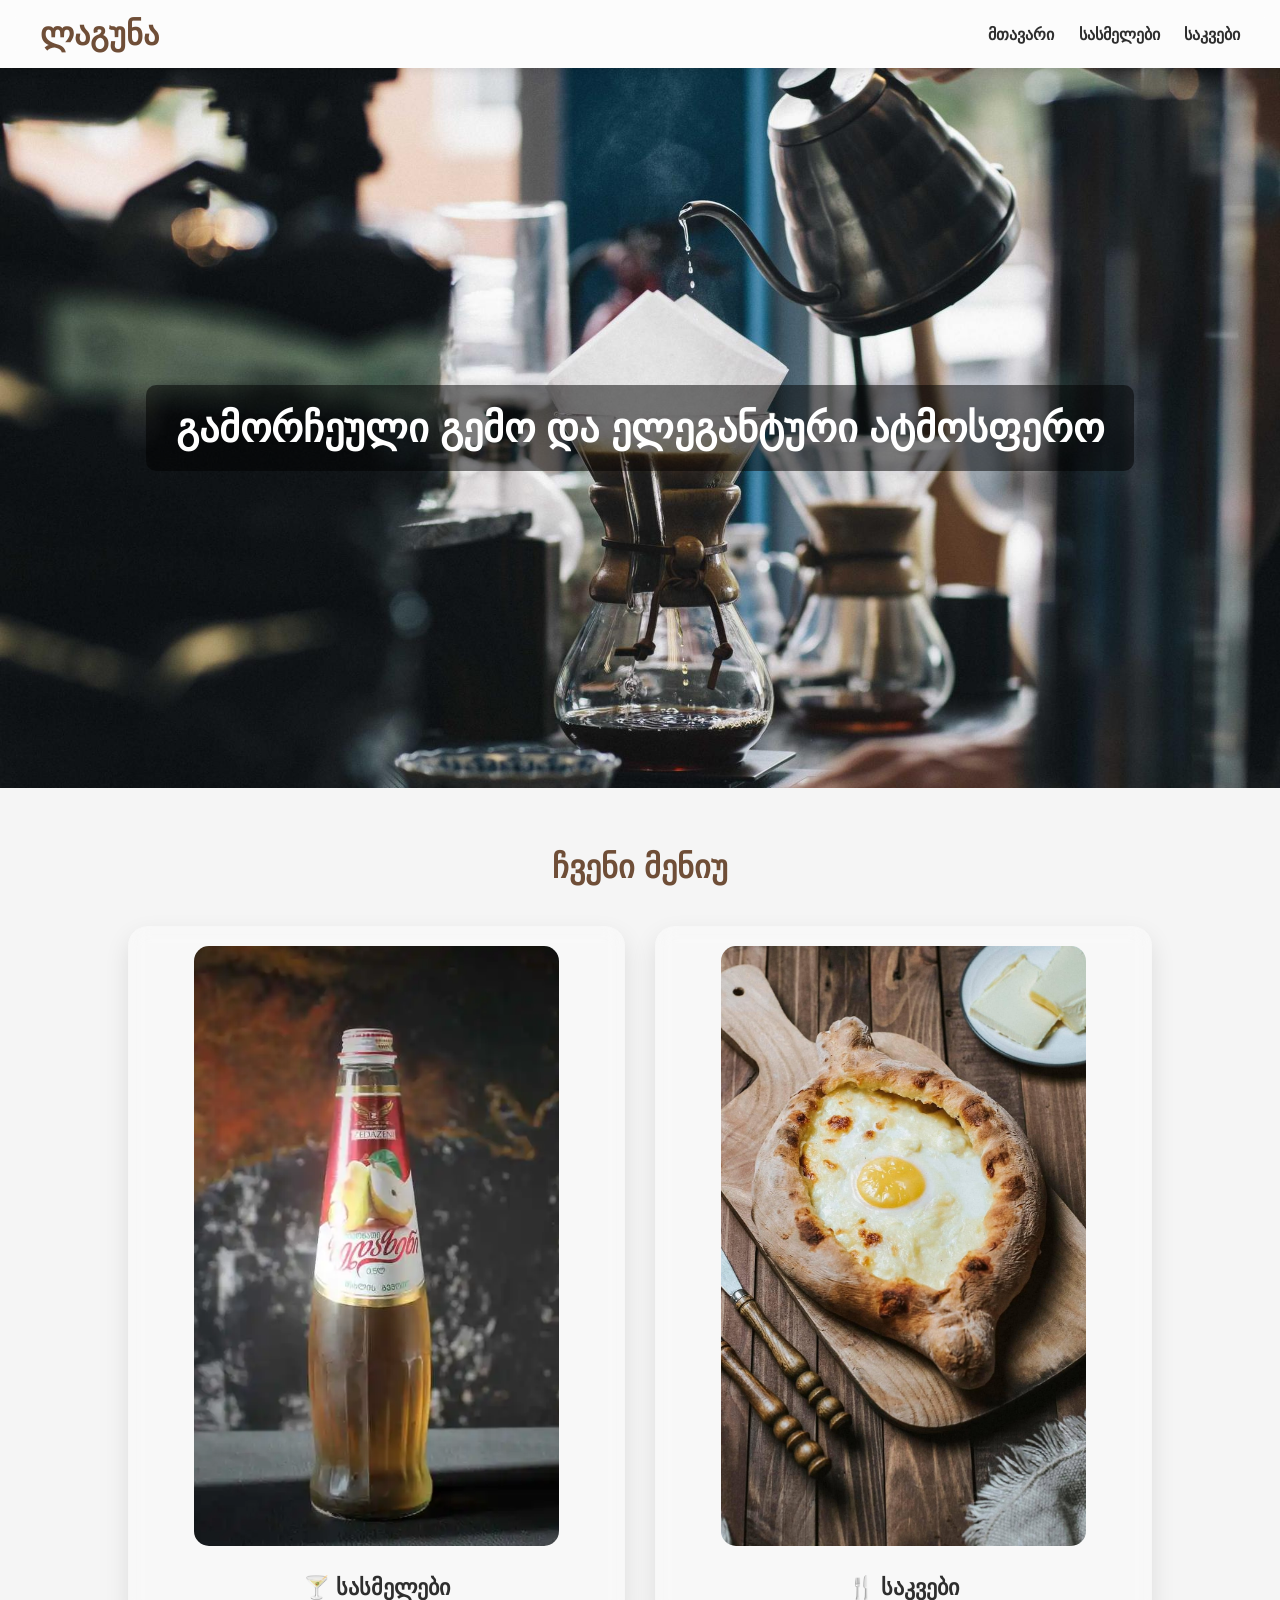
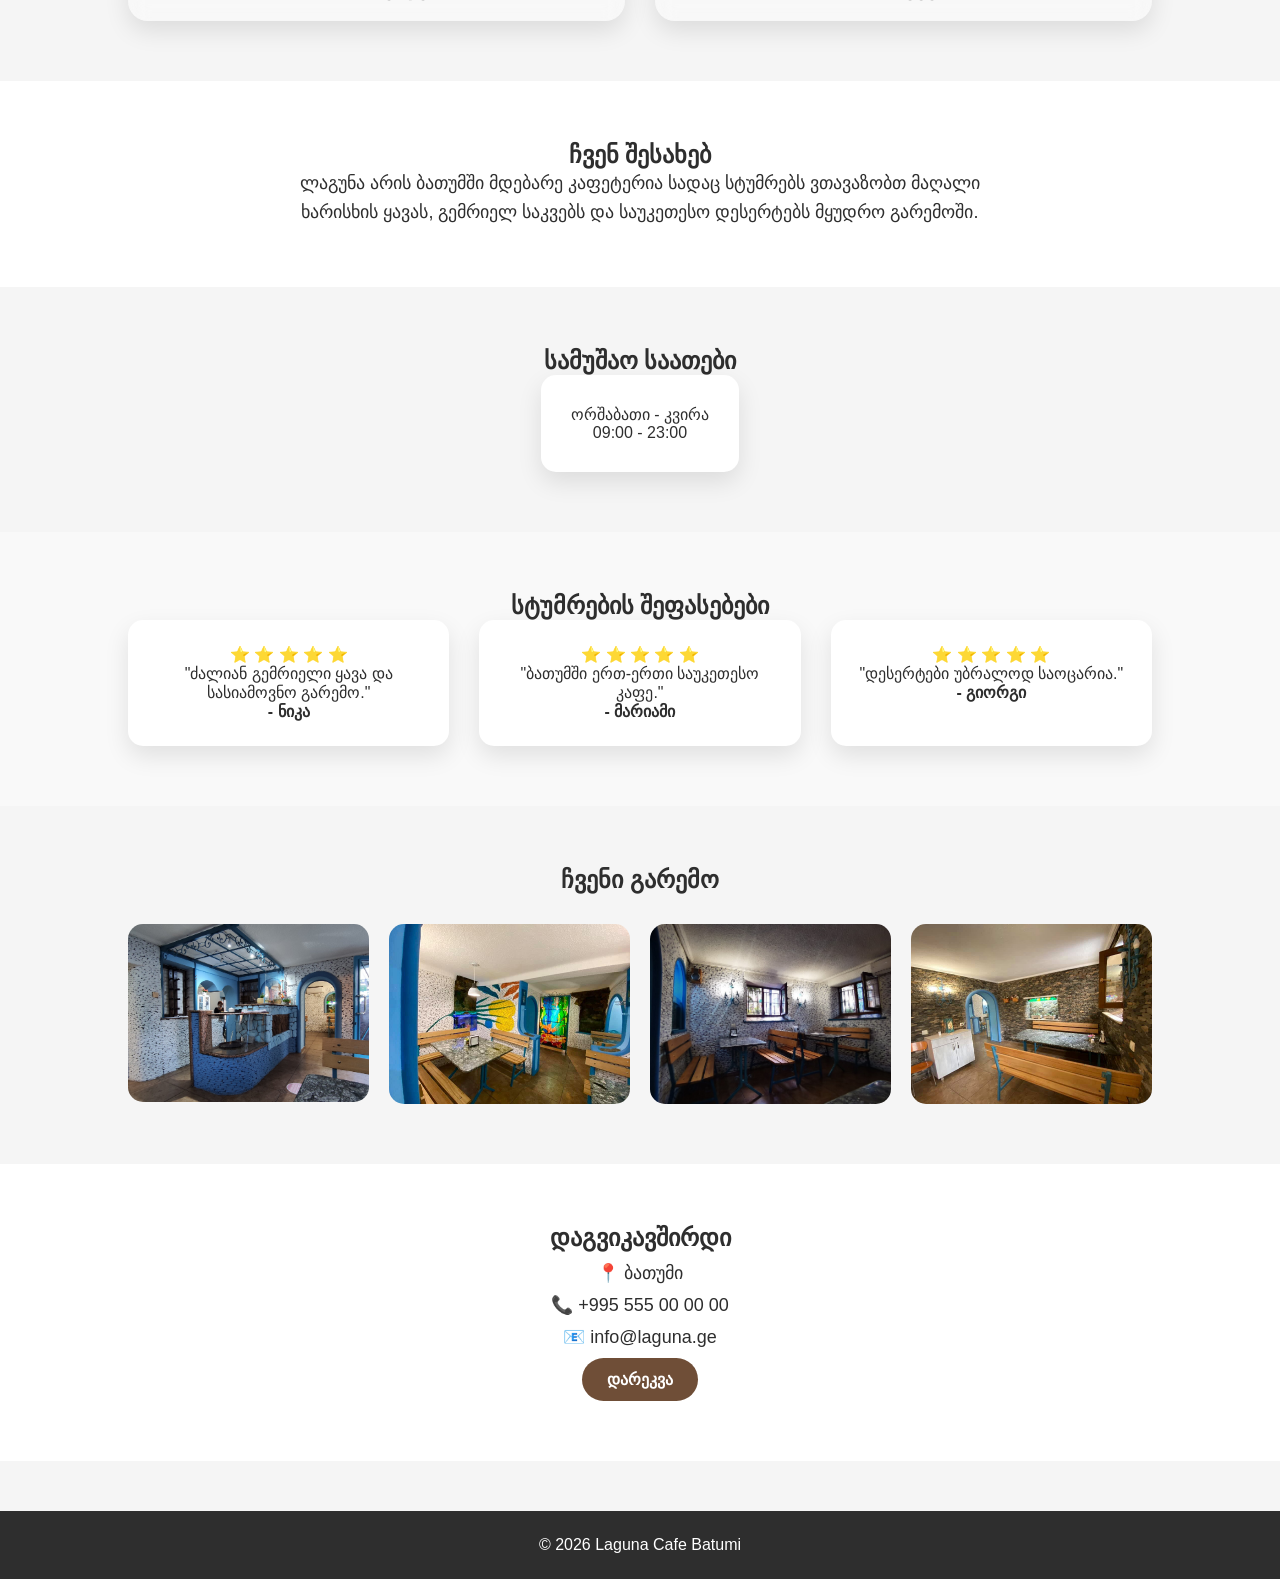
<file: laguna-cafeteria/index.html>
<!DOCTYPE html>
<html lang="ka">

<head>
    <meta charset="UTF-8">
    <title>ლაგუნა კაფეტერია</title>
    <link rel="stylesheet" href="style.css">
    <link rel="icon" href="images/favicon-32x32.png">
</head>
<body>

    <header>
        <h1>ლაგუნა</h1>

        <nav>
            <a href="index.html">მთავარი</a>
            <a href="Drinks.html">სასმელები</a>
            <a href="food.html">საკვები</a>
        </nav>
    </header>

    <section class="hero">
        <h2>გამორჩეული გემო და ელეგანტური ატმოსფერო</h2>
    </section>

    <section class="section">

        <h2>ჩვენი მენიუ</h2>

        <div class="grid">

            <a href="Drinks.html" class="card">
                <img src="images/drinks2.jpg">
                <h3>🍸 სასმელები</h3>
            </a>

            <a href="food.html" class="card">
                <img src="images/food.jpg">
                <h3>🍴 საკვები</h3>
            </a>


        </div>

    </section>

    <section class="about">

        <h2>ჩვენ შესახებ</h2>

        <p>
            ლაგუნა არის ბათუმში მდებარე კაფეტერია სადაც სტუმრებს ვთავაზობთ
            მაღალი ხარისხის ყავას, გემრიელ საკვებს და საუკეთესო დესერტებს
            მყუდრო გარემოში.
        </p>

    </section>

    <section class="hours">

        <h2>სამუშაო საათები</h2>

        <div class="hours-card">
            <p>ორშაბათი - კვირა</p>
            <p>09:00 - 23:00</p>
        </div>

    </section>

    <section class="reviews">

        <h2>სტუმრების შეფასებები</h2>

        <div class="grid">

            <div class="review-card">
                <p>⭐ ⭐ ⭐ ⭐ ⭐</p>
                <p>"ძალიან გემრიელი ყავა და სასიამოვნო გარემო."</p>
                <h4>- ნიკა</h4>
            </div>

            <div class="review-card">
                <p>⭐ ⭐ ⭐ ⭐ ⭐</p>
                <p>"ბათუმში ერთ-ერთი საუკეთესო კაფე."</p>
                <h4>- მარიამი</h4>
            </div>

            <div class="review-card">
                <p>⭐ ⭐ ⭐ ⭐ ⭐</p>
                <p>"დესერტები უბრალოდ საოცარია."</p>
                <h4>- გიორგი</h4>
            </div>

        </div>

    </section>

    <section class="gallery">

        <h2>ჩვენი გარემო</h2>

        <div class="gallery-grid">

            <img src="images/cafe1.jpg">
            <img src="images/cafe2.jpg">
            <img src="images/cafe3.jpg">
            <img src="images/cafe4.jpg">

        </div>

    </section>

    <section class="contact">

        <h2>დაგვიკავშირდი</h2>

        <p>📍 ბათუმი</p>
        <p>📞 +995 555 00 00 00</p>
        <p>📧 info@laguna.ge</p>

        <a href="tel:+995555000000" class="button">
            დარეკვა
        </a>

    </section>

    <footer>

        <p>© 2026 Laguna Cafe Batumi</p>

    </footer>

</body>

</html>
</file>
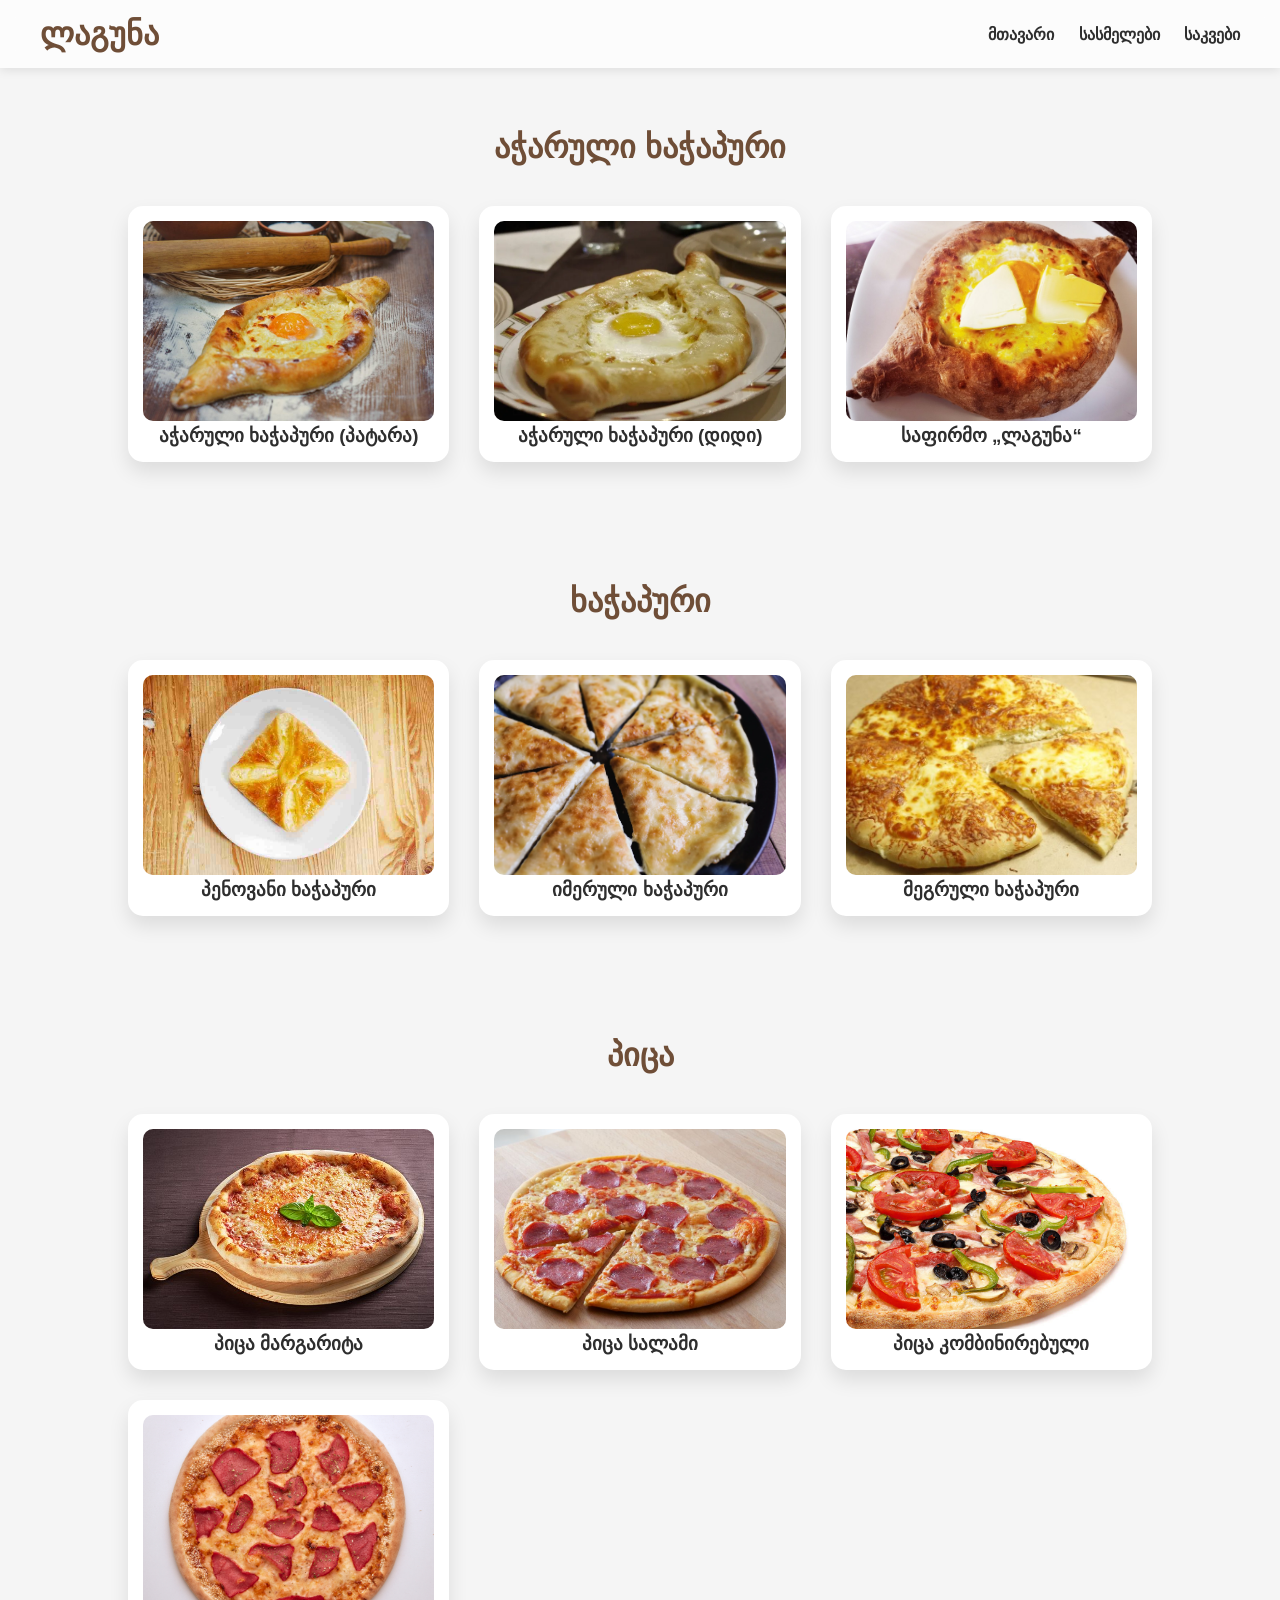
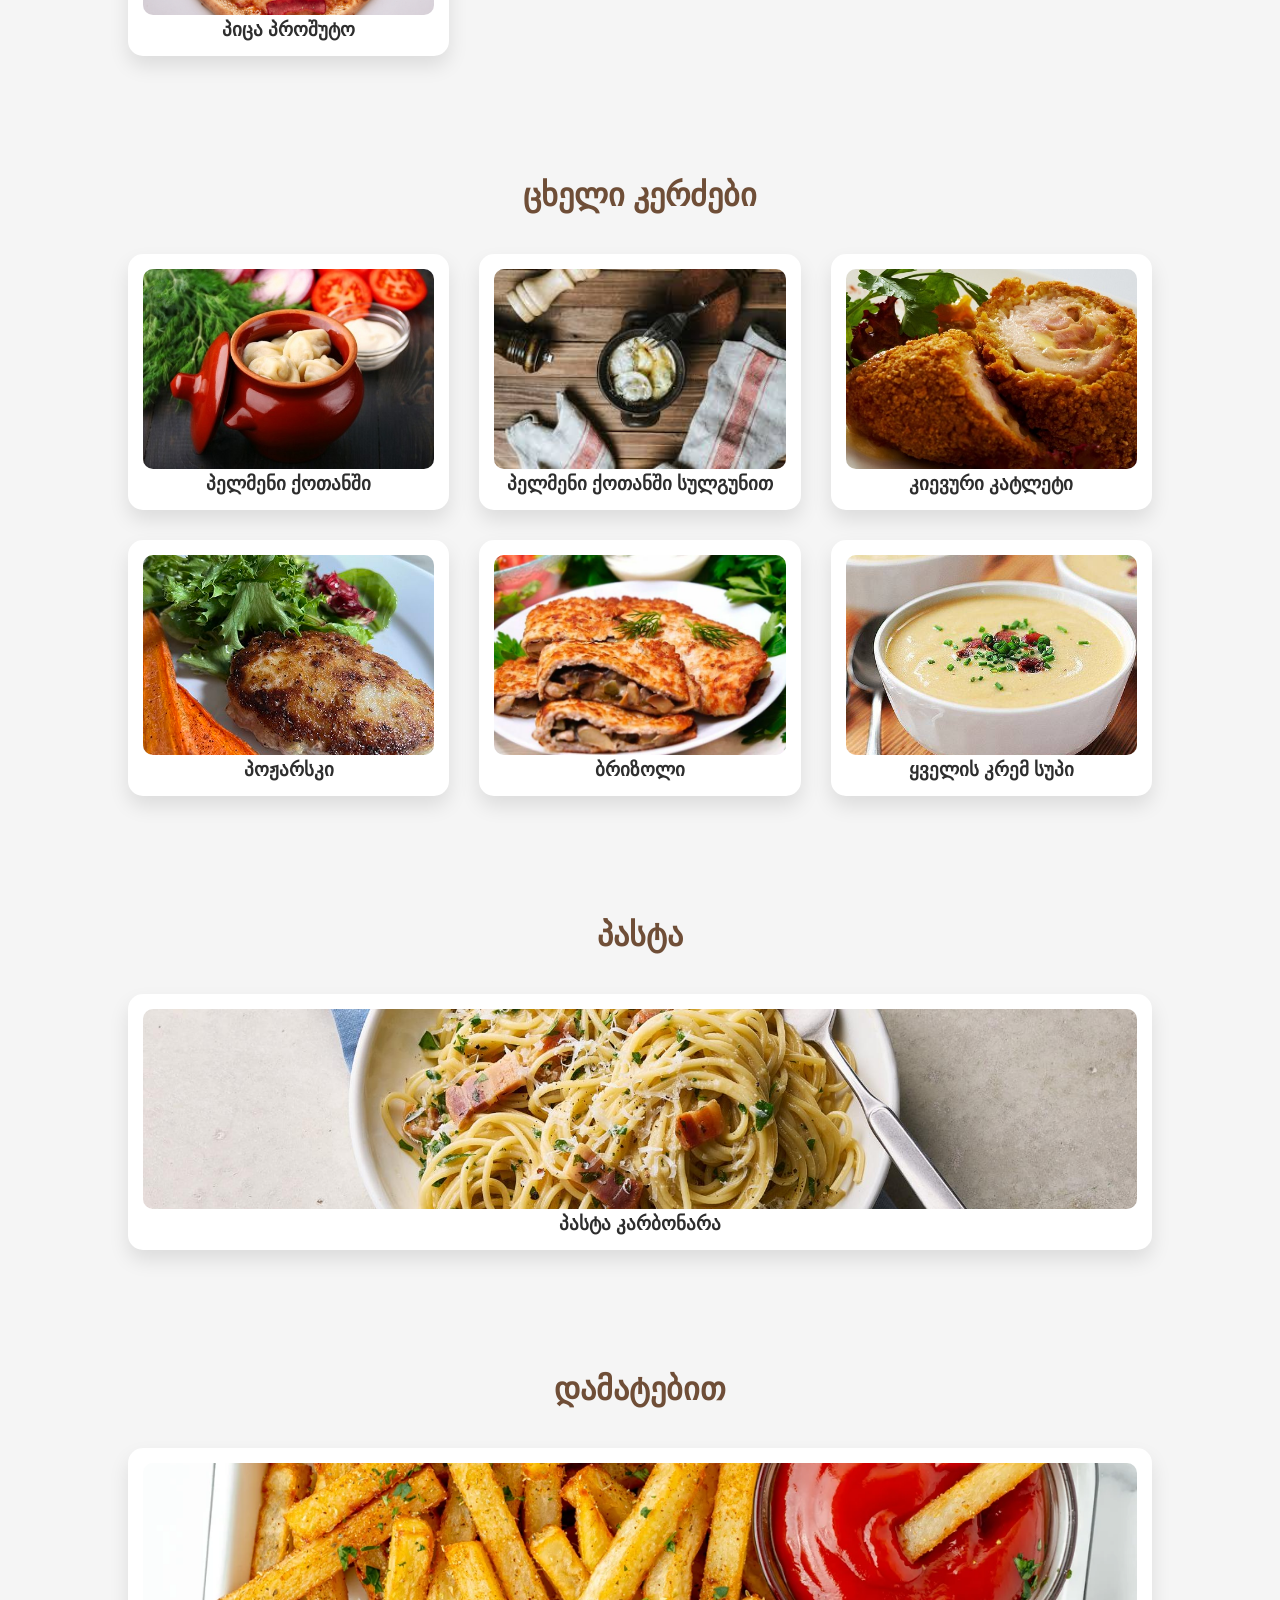
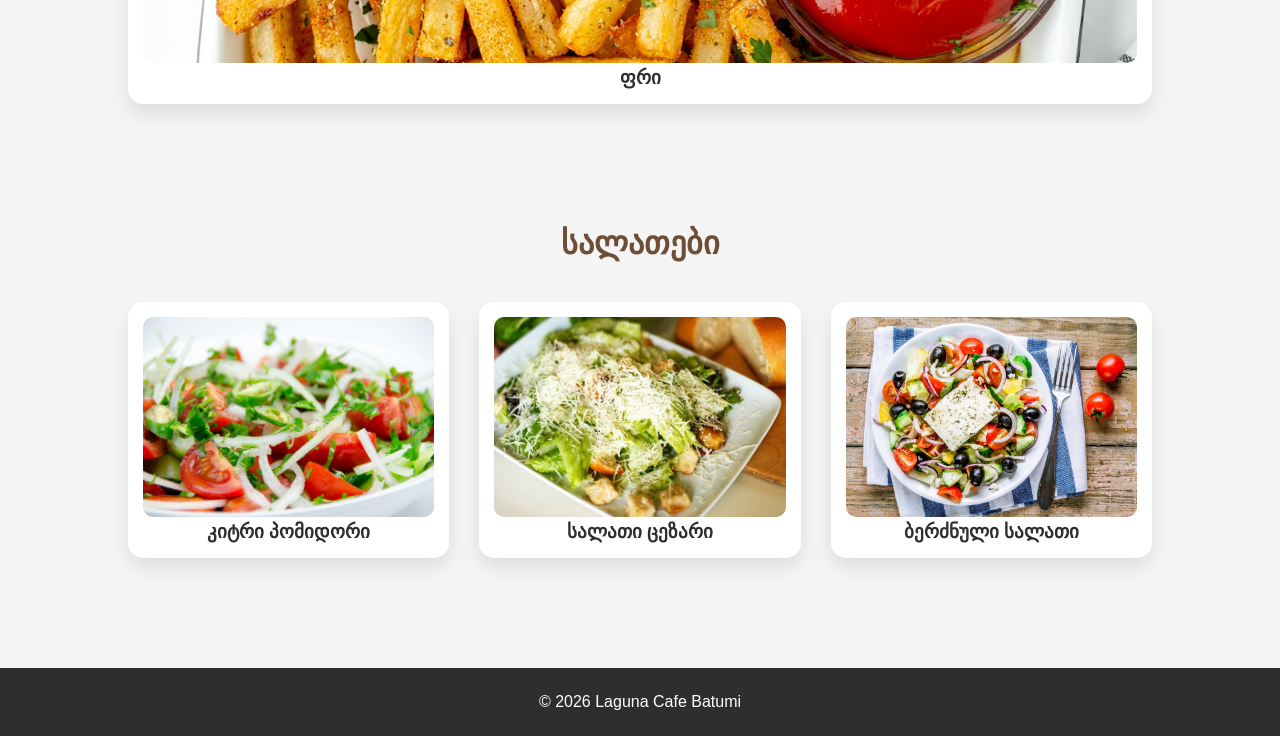
<file: laguna-cafeteria/food.html>
<!DOCTYPE html>
<html lang="ka">

<head>
  <meta charset="UTF-8">
  <title>ლაგუნა | საკვები</title>
  <link rel="stylesheet" href="style.css">
  <link rel="icon" href="images/favicon-32x32.png">
</head>

<body>

  <header>
    <h1>ლაგუნა</h1>

    <nav>
      <a href="index.html">მთავარი</a>
      <a href="drinks.html">სასმელები</a>
      <a href="food.html">საკვები</a>
    </nav>
  </header>


  <section class="section">

    <h2>აჭარული ხაჭაპური</h2>

    <div class="grid">

      <div class="menu-item">
        <img src="images/adjaruli-small.jpg">
        <h3>აჭარული ხაჭაპური (პატარა)</h3>
      </div>

      <div class="menu-item">
        <img src="images/adjaruli-big.jpg">
        <h3>აჭარული ხაჭაპური (დიდი)</h3>
      </div>

      <div class="menu-item">
        <img src="images/adjaruli-laguna.jpg">
        <h3>საფირმო „ლაგუნა“</h3>
      </div>

    </div>

  </section>


  <section class="section">

    <h2>ხაჭაპური</h2>

    <div class="grid">

      <div class="menu-item">
        <img src="images/penovani.jpg">
        <h3>პენოვანი ხაჭაპური</h3>
      </div>

      <div class="menu-item">
        <img src="images/imeruli.jpg">
        <h3>იმერული ხაჭაპური</h3>
      </div>

      <div class="menu-item">
        <img src="images/megruli.jpg">
        <h3>მეგრული ხაჭაპური</h3>
      </div>

    </div>

  </section>


  <section class="section">

    <h2>პიცა</h2>

    <div class="grid">

      <div class="menu-item">
        <img src="images/margarita.jpg">
        <h3>პიცა მარგარიტა</h3>
      </div>

      <div class="menu-item">
        <img src="images/salami.jpg">
        <h3>პიცა სალამი</h3>
      </div>

      <div class="menu-item">
        <img src="images/kombinirebuli.jpg">
        <h3>პიცა კომბინირებული</h3>
      </div>

      <div class="menu-item">
        <img src="images/proshuto.jpg">
        <h3>პიცა პროშუტო</h3>
      </div>

    </div>

  </section>


  <section class="section">

    <h2>ცხელი კერძები</h2>

    <div class="grid">

      <div class="menu-item">
        <img src="images/pelmeni-pot.jpg">
        <h3>პელმენი ქოთანში</h3>
      </div>

      <div class="menu-item">
        <img src="images/pelmeni-sulguni.jpg">
        <h3>პელმენი ქოთანში სულგუნით</h3>
      </div>

      <div class="menu-item">
        <img src="images/kievski.jpg">
        <h3>კიევური კატლეტი</h3>
      </div>

      <div class="menu-item">
        <img src="images/pozharski.jpg">
        <h3>პოჟარსკი</h3>
      </div>

      <div class="menu-item">
        <img src="images/brizoli.jpg">
        <h3>ბრიზოლი</h3>
      </div>

      <div class="menu-item">
        <img src="images/cheese-soup.jpg">
        <h3>ყველის კრემ სუპი</h3>
      </div>

    </div>

  </section>


  <section class="section">

    <h2>პასტა</h2>

    <div class="grid">

      <div class="menu-item">
        <img src="images/carbonara.jpg">
        <h3>პასტა კარბონარა</h3>
      </div>

    </div>

  </section>


  <section class="section">

    <h2>დამატებით</h2>

    <div class="grid">

      <div class="menu-item">
        <img src="images/fries.jpg">
        <h3>ფრი</h3>
      </div>

    </div>

  </section>


  <section class="section">

    <h2>სალათები</h2>

    <div class="grid">

      <div class="menu-item">
        <img src="images/cucumber-tomato.jpg">
        <h3>კიტრი პომიდორი</h3>
      </div>

      <div class="menu-item">
        <img src="images/caesar.jpg">
        <h3>სალათი ცეზარი</h3>
      </div>

      <div class="menu-item">
        <img src="images/greek.jpg">
        <h3>ბერძნული სალათი</h3>
      </div>

    </div>

  </section>


  <footer>
    <p>© 2026 Laguna Cafe Batumi</p>
  </footer>

</body>

</html>
</file>
<file: laguna-cafeteria/style.css>
* {
    margin: 0;
    padding: 0;
    box-sizing: border-box;
    scroll-behavior: smooth;
    font-family: Arial, sans-serif;
}

body {
    background: #f5f5f5;
    color: #2e2e2e;
}

/* NAVBAR */

header {
    position: sticky;
    top: 0;
    z-index: 1000;
    background: rgba(255, 255, 255, 0.7);
    backdrop-filter: blur(10px);
    display: flex;
    justify-content: space-between;
    align-items: center;
    padding: 15px 40px;
    box-shadow: 0 2px 10px rgba(0, 0, 0, 0.1);
}

header h1 {
    color: #6F4E37;
}

nav a {
    margin-left: 20px;
    text-decoration: none;
    color: #2e2e2e;
    font-weight: bold;
    transition: 0.3s;
}

nav a:hover {
    color: #6F4E37;
}

/* HERO */

.hero {
    height: 80vh;
    background: url("images/hero.jpg") center/cover no-repeat;
    display: flex;
    align-items: center;
    justify-content: center;
    text-align: center;
    color: white;
}

.hero h2 {
    background: rgba(0, 0, 0, 0.5);
    padding: 20px 30px;
    border-radius: 10px;
    font-size: 40px;
}

/* SECTION */

.section {
    padding: 60px 10%;
    text-align: center;
}

.section h2 {
    margin-bottom: 40px;
    font-size: 32px;
    color: #6F4E37;
}

/* GRID */

.grid {
    display: grid;
    grid-template-columns: repeat(auto-fit, minmax(250px, 1fr));
    gap: 30px;
}

/* GLASS CARDS */

.card {
    background: rgba(255, 255, 255, 0.3);
    backdrop-filter: blur(10px);
    border-radius: 20px;
    padding: 20px;
    text-decoration: none;
    color: #2e2e2e;
    box-shadow: 0 10px 25px rgba(0, 0, 0, 0.1);
    transition: 0.4s;
}

.card:hover {
    transform: translateY(-10px) scale(1.03);
    box-shadow: 0 15px 35px rgba(0, 0, 0, 0.2);
}

.card img {
    width: 80%;
    height: 600px;
    object-fit: cover;
    border-radius: 15px;
    margin-bottom: 15px;
}

/* ABOUT */

.about {
    padding: 60px 10%;
    background: white;
    text-align: center;
}

.about p {
    max-width: 700px;
    margin: auto;
    font-size: 18px;
    line-height: 1.6;
}

/* HOURS */

.hours {
    padding: 60px 10%;
    text-align: center;
}

.hours-card {
    background: white;
    display: inline-block;
    padding: 30px;
    border-radius: 15px;
    box-shadow: 0 10px 25px rgba(0, 0, 0, 0.1);
}


/* FOOTER */

footer {
    background: #2e2e2e;
    color: white;
    text-align: center;
    padding: 25px;
    margin-top: 50px;
}

/* MOBILE */

@media(max-width:768px) {

    header {
        flex-direction: column;
        gap: 10px;
    }

    .hero h2 {
        font-size: 28px;
    }

    .section {
        padding: 40px 6%;
    }

}

/* HERO TEXT ANIMATION */

.hero h2 {
    animation: fadeUp 1.5s ease;
}

/* FADE ANIMATION */

@keyframes fadeUp {

    from {
        opacity: 0;
        transform: translateY(40px);
    }

    to {
        opacity: 1;
        transform: translateY(0);
    }

}

/* SECTION ANIMATION */

.section {
    animation: fadeUp 1.5s ease;
}

/* CARD IMAGE ZOOM */

.card img {
    transition: 0.4s;
}

.card:hover img {
    transform: scale(1.08);
}

/* CARD TEXT */

.card h3 {
    font-size: 22px;
    margin-top: 10px;
}

/* BUTTON STYLE */

.button {
    display: inline-block;
    padding: 12px 25px;
    background: #6F4E37;
    color: white;
    border-radius: 25px;
    text-decoration: none;
    font-weight: bold;
    transition: 0.3s;
}

.button:hover {
    background: #4e3525;
    transform: scale(1.05);
}

/* ABOUT ANIMATION */

.about {
    animation: fadeUp 1.6s ease;
}

/* HOURS CARD HOVER */

.hours-card {
    transition: 0.3s;
}

.hours-card:hover {
    transform: scale(1.05);
}


/* REVIEWS */

.reviews {
    padding: 60px 10%;
    background: #f9f9f9;
    text-align: center;
}

.review-card {
    background: white;
    padding: 25px;
    border-radius: 15px;
    box-shadow: 0 10px 25px rgba(0, 0, 0, 0.1);
    transition: 0.3s;
}

.review-card:hover {
    transform: translateY(-8px);
}

/* GALLERY */

.gallery {
    padding: 60px 10%;
    text-align: center;
}

.gallery-grid {
    display: grid;
    grid-template-columns: repeat(auto-fit, minmax(220px, 1fr));
    gap: 20px;
    margin-top: 30px;
}

.gallery-grid img {
    width: 100%;
    border-radius: 15px;
    transition: 0.4s;
}

.gallery-grid img:hover {
    transform: scale(1.08);
}

/* CONTACT */

.contact {
    padding: 60px 10%;
    background: white;
    text-align: center;
}

.contact p {
    margin: 10px 0;
    font-size: 18px;
}

.menu-item {
    transition: 0.3s;
}

.menu-item:hover {
    transform: translateY(-6px);
    box-shadow: 0 15px 30px rgba(0, 0, 0, 0.15);
}

.menu-grid {
    display: grid;
    grid-template-columns: repeat(auto-fit, minmax(220px, 260px));
    gap: 25px;
    padding: 40px 10%;
    justify-content: center;
    max-width: 1100px;
    margin: auto;
}

.menu-item {
    background: white;
    padding: 15px;
    border-radius: 15px;
    box-shadow: 0 10px 20px rgba(0, 0, 0, 0.1);
    text-align: center;
}

.menu-item img {
    width: 100%;
    height: 200px;
    object-fit: cover;
    border-radius: 10px;
}
</file>
